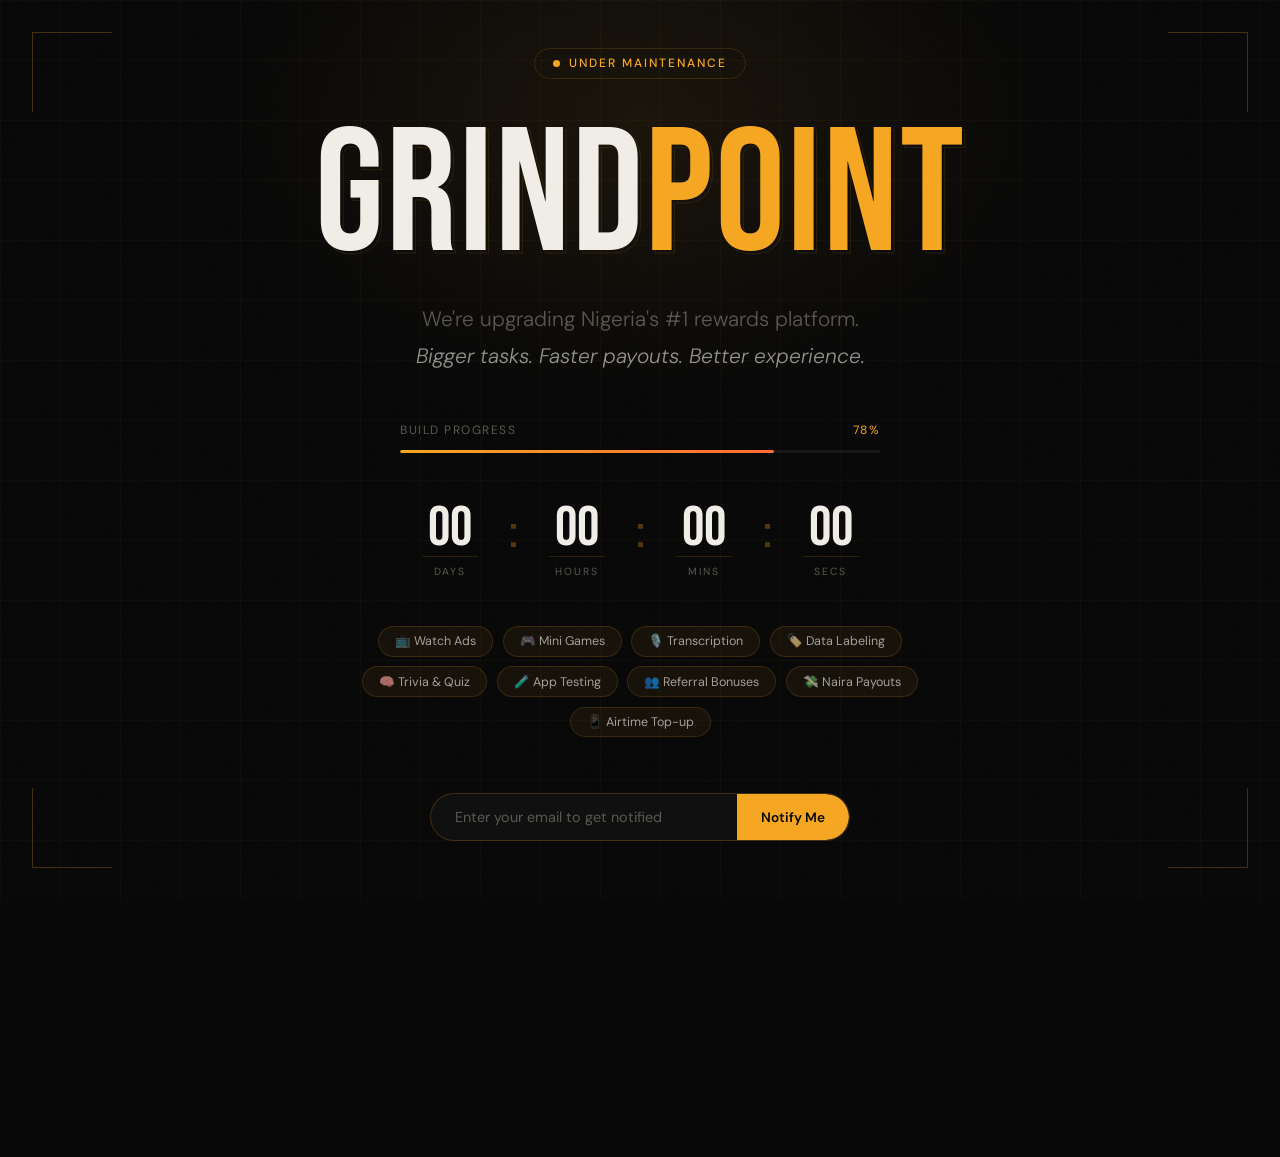
<file: index.html>
<!DOCTYPE html>
<html lang="en">
<head>
  <meta charset="UTF-8"/>
  <meta name="viewport" content="width=device-width, initial-scale=1.0"/>
  <title>Grindpoint — Coming Soon</title>
  <meta name="description" content="Grindpoint is getting an upgrade. Nigeria's #1 rewards platform is coming back bigger and better."/>
  <link rel="preconnect" href="https://fonts.googleapis.com"/>
  <link href="https://fonts.googleapis.com/css2?family=Bebas+Neue&family=DM+Sans:ital,wght@0,300;0,400;0,500;1,300&display=swap" rel="stylesheet"/>
  <style>
    *, *::before, *::after { box-sizing: border-box; margin: 0; padding: 0; }

    :root {
      --black: #080808;
      --gold: #f5a623;
      --gold2: #ff6b35;
      --white: #f0ede6;
      --muted: #5a5850;
      --border: rgba(245,166,35,0.15);
    }

    html, body {
      height: 100%;
      background: var(--black);
      color: var(--white);
      font-family: 'DM Sans', sans-serif;
      overflow-x: hidden;
    }

    /* ── Noise texture overlay ── */
    body::before {
      content: '';
      position: fixed;
      inset: 0;
      background-image: url("data:image/svg+xml,%3Csvg viewBox='0 0 256 256' xmlns='http://www.w3.org/2000/svg'%3E%3Cfilter id='noise'%3E%3CfeTurbulence type='fractalNoise' baseFrequency='0.9' numOctaves='4' stitchTiles='stitch'/%3E%3C/filter%3E%3Crect width='100%25' height='100%25' filter='url(%23noise)' opacity='0.04'/%3E%3C/svg%3E");
      pointer-events: none;
      z-index: 1;
      opacity: 0.4;
    }

    /* ── Grid lines ── */
    body::after {
      content: '';
      position: fixed;
      inset: 0;
      background-image:
        linear-gradient(rgba(245,166,35,0.03) 1px, transparent 1px),
        linear-gradient(90deg, rgba(245,166,35,0.03) 1px, transparent 1px);
      background-size: 60px 60px;
      pointer-events: none;
      z-index: 0;
    }

    /* ── Radial glow ── */
    .glow {
      position: fixed;
      top: -20%;
      left: 50%;
      transform: translateX(-50%);
      width: 900px;
      height: 600px;
      background: radial-gradient(ellipse at center, rgba(245,166,35,0.08) 0%, transparent 65%);
      pointer-events: none;
      z-index: 0;
      animation: glowPulse 6s ease-in-out infinite;
    }

    @keyframes glowPulse {
      0%, 100% { opacity: 0.6; transform: translateX(-50%) scale(1); }
      50% { opacity: 1; transform: translateX(-50%) scale(1.1); }
    }

    /* ── Main layout ── */
    .page {
      position: relative;
      z-index: 2;
      min-height: 100vh;
      display: flex;
      flex-direction: column;
      align-items: center;
      justify-content: center;
      padding: 3rem 5%;
      text-align: center;
    }

    /* ── Status badge ── */
    .status-badge {
      display: inline-flex;
      align-items: center;
      gap: 0.6rem;
      border: 1px solid var(--border);
      border-radius: 50px;
      padding: 0.4rem 1.1rem;
      font-size: 0.75rem;
      font-weight: 500;
      letter-spacing: 2px;
      text-transform: uppercase;
      color: var(--gold);
      margin-bottom: 2.5rem;
      animation: fadeDown 0.8s ease both;
    }

    .status-dot {
      width: 7px;
      height: 7px;
      background: var(--gold);
      border-radius: 50%;
      animation: blink 1.5s ease infinite;
    }

    @keyframes blink {
      0%, 100% { opacity: 1; }
      50% { opacity: 0.2; }
    }

    /* ── Logo ── */
    .logo-wrap {
      margin-bottom: 1.5rem;
      animation: fadeDown 0.8s 0.1s ease both;
    }

    .logo {
      font-family: 'Bebas Neue', sans-serif;
      font-size: clamp(5rem, 15vw, 11rem);
      line-height: 0.9;
      letter-spacing: 2px;
      color: var(--white);
      position: relative;
      display: inline-block;
    }

    .logo .accent { color: var(--gold); }

    .logo::after {
      content: 'GRINDPOINT';
      position: absolute;
      inset: 0;
      color: transparent;
      -webkit-text-stroke: 1px rgba(245,166,35,0.12);
      transform: translate(3px, 3px);
      z-index: -1;
    }

    /* ── Tagline ── */
    .tagline {
      font-size: clamp(1rem, 2.5vw, 1.3rem);
      font-weight: 300;
      color: var(--muted);
      max-width: 520px;
      line-height: 1.75;
      margin-bottom: 3rem;
      animation: fadeDown 0.8s 0.2s ease both;
    }

    .tagline em {
      font-style: italic;
      color: rgba(240,237,230,0.6);
    }

    /* ── Progress bar ── */
    .progress-wrap {
      width: 100%;
      max-width: 480px;
      margin-bottom: 3rem;
      animation: fadeDown 0.8s 0.3s ease both;
    }

    .progress-label {
      display: flex;
      justify-content: space-between;
      font-size: 0.75rem;
      letter-spacing: 1.5px;
      text-transform: uppercase;
      color: var(--muted);
      margin-bottom: 0.75rem;
    }

    .progress-label span:last-child { color: var(--gold); }

    .progress-track {
      height: 3px;
      background: rgba(255,255,255,0.06);
      border-radius: 50px;
      overflow: hidden;
    }

    .progress-fill {
      height: 100%;
      background: linear-gradient(90deg, var(--gold), var(--gold2));
      border-radius: 50px;
      width: 0%;
      animation: fillBar 2.5s 0.8s cubic-bezier(0.25,0.46,0.45,0.94) forwards;
    }

    @keyframes fillBar { to { width: 78%; } }

    /* ── Feature pills ── */
    .features {
      display: flex;
      flex-wrap: wrap;
      gap: 0.6rem;
      justify-content: center;
      max-width: 560px;
      margin-bottom: 3.5rem;
      animation: fadeDown 0.8s 0.4s ease both;
    }

    .pill {
      background: rgba(245,166,35,0.06);
      border: 1px solid rgba(245,166,35,0.15);
      border-radius: 50px;
      padding: 0.4rem 1rem;
      font-size: 0.78rem;
      color: rgba(240,237,230,0.65);
      display: flex;
      align-items: center;
      gap: 0.4rem;
    }

    /* ── Notify form ── */
    .notify-form {
      display: flex;
      gap: 0;
      max-width: 420px;
      width: 100%;
      margin-bottom: 4rem;
      animation: fadeDown 0.8s 0.5s ease both;
      border: 1px solid rgba(245,166,35,0.2);
      border-radius: 50px;
      overflow: hidden;
      background: rgba(255,255,255,0.03);
      backdrop-filter: blur(10px);
    }

    .notify-form input {
      flex: 1;
      background: transparent;
      border: none;
      outline: none;
      padding: 0.85rem 1.5rem;
      font-family: 'DM Sans', sans-serif;
      font-size: 0.9rem;
      color: var(--white);
    }

    .notify-form input::placeholder { color: var(--muted); }

    .notify-form button {
      background: var(--gold);
      color: #080808;
      border: none;
      padding: 0.85rem 1.5rem;
      font-family: 'DM Sans', sans-serif;
      font-size: 0.85rem;
      font-weight: 600;
      cursor: pointer;
      border-radius: 0 50px 50px 0;
      transition: opacity 0.2s;
      white-space: nowrap;
    }

    .notify-form button:hover { opacity: 0.88; }

    .notify-success {
      display: none;
      font-size: 0.85rem;
      color: var(--gold);
      margin-top: -3rem;
      margin-bottom: 4rem;
      animation: fadeDown 0.4s ease both;
    }

    /* ── Stats ── */
    .stats {
      display: flex;
      gap: 3rem;
      flex-wrap: wrap;
      justify-content: center;
      margin-bottom: 4rem;
      animation: fadeDown 0.8s 0.55s ease both;
    }

    .stat {
      text-align: center;
    }

    .stat-num {
      font-family: 'Bebas Neue', sans-serif;
      font-size: 2.8rem;
      letter-spacing: 1px;
      color: var(--gold);
      line-height: 1;
    }

    .stat-lbl {
      font-size: 0.72rem;
      letter-spacing: 1.5px;
      text-transform: uppercase;
      color: var(--muted);
      margin-top: 0.3rem;
    }

    /* ── Divider ── */
    .divider {
      width: 100%;
      max-width: 480px;
      height: 1px;
      background: linear-gradient(90deg, transparent, var(--border), transparent);
      margin-bottom: 2.5rem;
    }

    /* ── Social ── */
    .socials {
      display: flex;
      gap: 1rem;
      justify-content: center;
      animation: fadeDown 0.8s 0.6s ease both;
    }

    .social-btn {
      display: flex;
      align-items: center;
      gap: 0.5rem;
      border: 1px solid rgba(255,255,255,0.08);
      border-radius: 50px;
      padding: 0.5rem 1.1rem;
      font-size: 0.8rem;
      color: var(--muted);
      text-decoration: none;
      transition: all 0.2s;
    }

    .social-btn:hover {
      border-color: rgba(245,166,35,0.3);
      color: var(--gold);
      background: rgba(245,166,35,0.05);
    }

    /* ── Footer ── */
    .footer {
      position: absolute;
      bottom: 2rem;
      left: 50%;
      transform: translateX(-50%);
      font-size: 0.72rem;
      color: var(--muted);
      letter-spacing: 0.5px;
      white-space: nowrap;
    }

    /* ── Countdown ── */
    .countdown {
      display: flex;
      gap: 1.5rem;
      justify-content: center;
      margin-bottom: 3rem;
      animation: fadeDown 0.8s 0.35s ease both;
    }

    .countdown-unit { text-align: center; }

    .countdown-num {
      font-family: 'Bebas Neue', sans-serif;
      font-size: 3.5rem;
      line-height: 1;
      color: var(--white);
      display: block;
      min-width: 70px;
      position: relative;
    }

    .countdown-num::after {
      content: '';
      position: absolute;
      bottom: 0;
      left: 10%;
      width: 80%;
      height: 1px;
      background: var(--border);
    }

    .countdown-lbl {
      font-size: 0.65rem;
      letter-spacing: 2px;
      text-transform: uppercase;
      color: var(--muted);
      margin-top: 0.5rem;
      display: block;
    }

    .countdown-sep {
      font-family: 'Bebas Neue', sans-serif;
      font-size: 3rem;
      color: var(--gold);
      opacity: 0.3;
      align-self: flex-start;
      margin-top: 0.2rem;
    }

    /* ── Animations ── */
    @keyframes fadeDown {
      from { opacity: 0; transform: translateY(-16px); }
      to { opacity: 1; transform: translateY(0); }
    }

    /* ── Corner decorations ── */
    .corner {
      position: fixed;
      width: 80px;
      height: 80px;
      z-index: 2;
      opacity: 0.25;
    }

    .corner-tl { top: 2rem; left: 2rem; border-top: 1px solid var(--gold); border-left: 1px solid var(--gold); }
    .corner-tr { top: 2rem; right: 2rem; border-top: 1px solid var(--gold); border-right: 1px solid var(--gold); }
    .corner-bl { bottom: 2rem; left: 2rem; border-bottom: 1px solid var(--gold); border-left: 1px solid var(--gold); }
    .corner-br { bottom: 2rem; right: 2rem; border-bottom: 1px solid var(--gold); border-right: 1px solid var(--gold); }

    /* ── Responsive ── */
    @media (max-width: 600px) {
      .stats { gap: 2rem; }
      .countdown { gap: 0.75rem; }
      .countdown-num { font-size: 2.5rem; min-width: 52px; }
      .corner { width: 40px; height: 40px; }
    }
  </style>
</head>
<body>

<!-- Decorative corners -->
<div class="corner corner-tl"></div>
<div class="corner corner-tr"></div>
<div class="corner corner-bl"></div>
<div class="corner corner-br"></div>

<!-- Glow -->
<div class="glow"></div>

<div class="page">

  <!-- Status badge -->
  <div class="status-badge">
    <span class="status-dot"></span>
    Under Maintenance
  </div>

  <!-- Logo -->
  <div class="logo-wrap">
    <div class="logo">Grind<span class="accent">point</span></div>
  </div>

  <!-- Tagline -->
  <p class="tagline">
    We're upgrading Nigeria's #1 rewards platform.<br/>
    <em>Bigger tasks. Faster payouts. Better experience.</em>
  </p>

  <!-- Progress bar -->
  <div class="progress-wrap">
    <div class="progress-label">
      <span>Build Progress</span>
      <span>78%</span>
    </div>
    <div class="progress-track">
      <div class="progress-fill"></div>
    </div>
  </div>

  <!-- Countdown -->
  <div class="countdown">
    <div class="countdown-unit">
      <span class="countdown-num" id="cd-days">00</span>
      <span class="countdown-lbl">Days</span>
    </div>
    <span class="countdown-sep">:</span>
    <div class="countdown-unit">
      <span class="countdown-num" id="cd-hours">00</span>
      <span class="countdown-lbl">Hours</span>
    </div>
    <span class="countdown-sep">:</span>
    <div class="countdown-unit">
      <span class="countdown-num" id="cd-mins">00</span>
      <span class="countdown-lbl">Mins</span>
    </div>
    <span class="countdown-sep">:</span>
    <div class="countdown-unit">
      <span class="countdown-num" id="cd-secs">00</span>
      <span class="countdown-lbl">Secs</span>
    </div>
  </div>

  <!-- Features coming -->
  <div class="features">
    <div class="pill">📺 Watch Ads</div>
    <div class="pill">🎮 Mini Games</div>
    <div class="pill">🎙️ Transcription</div>
    <div class="pill">🏷️ Data Labeling</div>
    <div class="pill">🧠 Trivia & Quiz</div>
    <div class="pill">🧪 App Testing</div>
    <div class="pill">👥 Referral Bonuses</div>
    <div class="pill">💸 Naira Payouts</div>
    <div class="pill">📱 Airtime Top-up</div>
  </div>

  <!-- Notify form -->
  <div class="notify-form" id="notify-form">
    <input type="email" id="notify-email" placeholder="Enter your email to get notified"/>
    <button onclick="notifyMe()">Notify Me</button>
  </div>
  <div class="notify-success" id="notify-success">
    ✅ You're on the list! We'll notify you the moment we launch.
  </div>

  <!-- Stats -->
  <div class="stats">
    <div class="stat">
      <div class="stat-num">50K+</div>
      <div class="stat-lbl">Waitlist users</div>
    </div>
    <div class="stat">
      <div class="stat-num">₦12M+</div>
      <div class="stat-lbl">Paid out so far</div>
    </div>
    <div class="stat">
      <div class="stat-num">9</div>
      <div class="stat-lbl">Ways to earn</div>
    </div>
  </div>

  <div class="divider"></div>

  <!-- Socials -->
  <div class="socials">
    <a href="https://twitter.com/grindpointng" target="_blank" class="social-btn">
      🐦 Twitter/X
    </a>
    <a href="https://wa.me/2349034192652" target="_blank" class="social-btn">
      📱 WhatsApp
    </a>
    <a href="https://t.me/grindpointng" target="_blank" class="social-btn">
      ✈️ Telegram
    </a>
  </div>

  <div class="footer">© 2025 Grindpoint · grindpoint.com.ng</div>
</div>

<script>
  // ── Countdown to launch date ──────────────────────
  // Change this to your actual launch date
  const LAUNCH_DATE = new Date('2025-09-09T00:00:00')

  function updateCountdown() {
    const now = new Date()
    const diff = LAUNCH_DATE - now

    if (diff <= 0) {
      document.getElementById('cd-days').textContent = '00'
      document.getElementById('cd-hours').textContent = '00'
      document.getElementById('cd-mins').textContent = '00'
      document.getElementById('cd-secs').textContent = '00'
      return
    }

    const days = Math.floor(diff / (1000 * 60 * 60 * 24))
    const hours = Math.floor((diff % (1000 * 60 * 60 * 24)) / (1000 * 60 * 60))
    const mins = Math.floor((diff % (1000 * 60 * 60)) / (1000 * 60))
    const secs = Math.floor((diff % (1000 * 60)) / 1000)

    document.getElementById('cd-days').textContent = String(days).padStart(2, '0')
    document.getElementById('cd-hours').textContent = String(hours).padStart(2, '0')
    document.getElementById('cd-mins').textContent = String(mins).padStart(2, '0')
    document.getElementById('cd-secs').textContent = String(secs).padStart(2, '0')
  }

  updateCountdown()
  setInterval(updateCountdown, 1000)

  // ── Notify form ───────────────────────────────────
  window.notifyMe = function() {
    const email = document.getElementById('notify-email').value.trim()
    if (!email || !email.includes('@')) {
      document.getElementById('notify-email').style.borderRight = '2px solid #ef4444'
      return
    }
    document.getElementById('notify-form').style.display = 'none'
    document.getElementById('notify-success').style.display = 'block'
  }

  document.getElementById('notify-email').addEventListener('keydown', e => {
    if (e.key === 'Enter') notifyMe()
  })
</script>
</body>
</html>
</file>
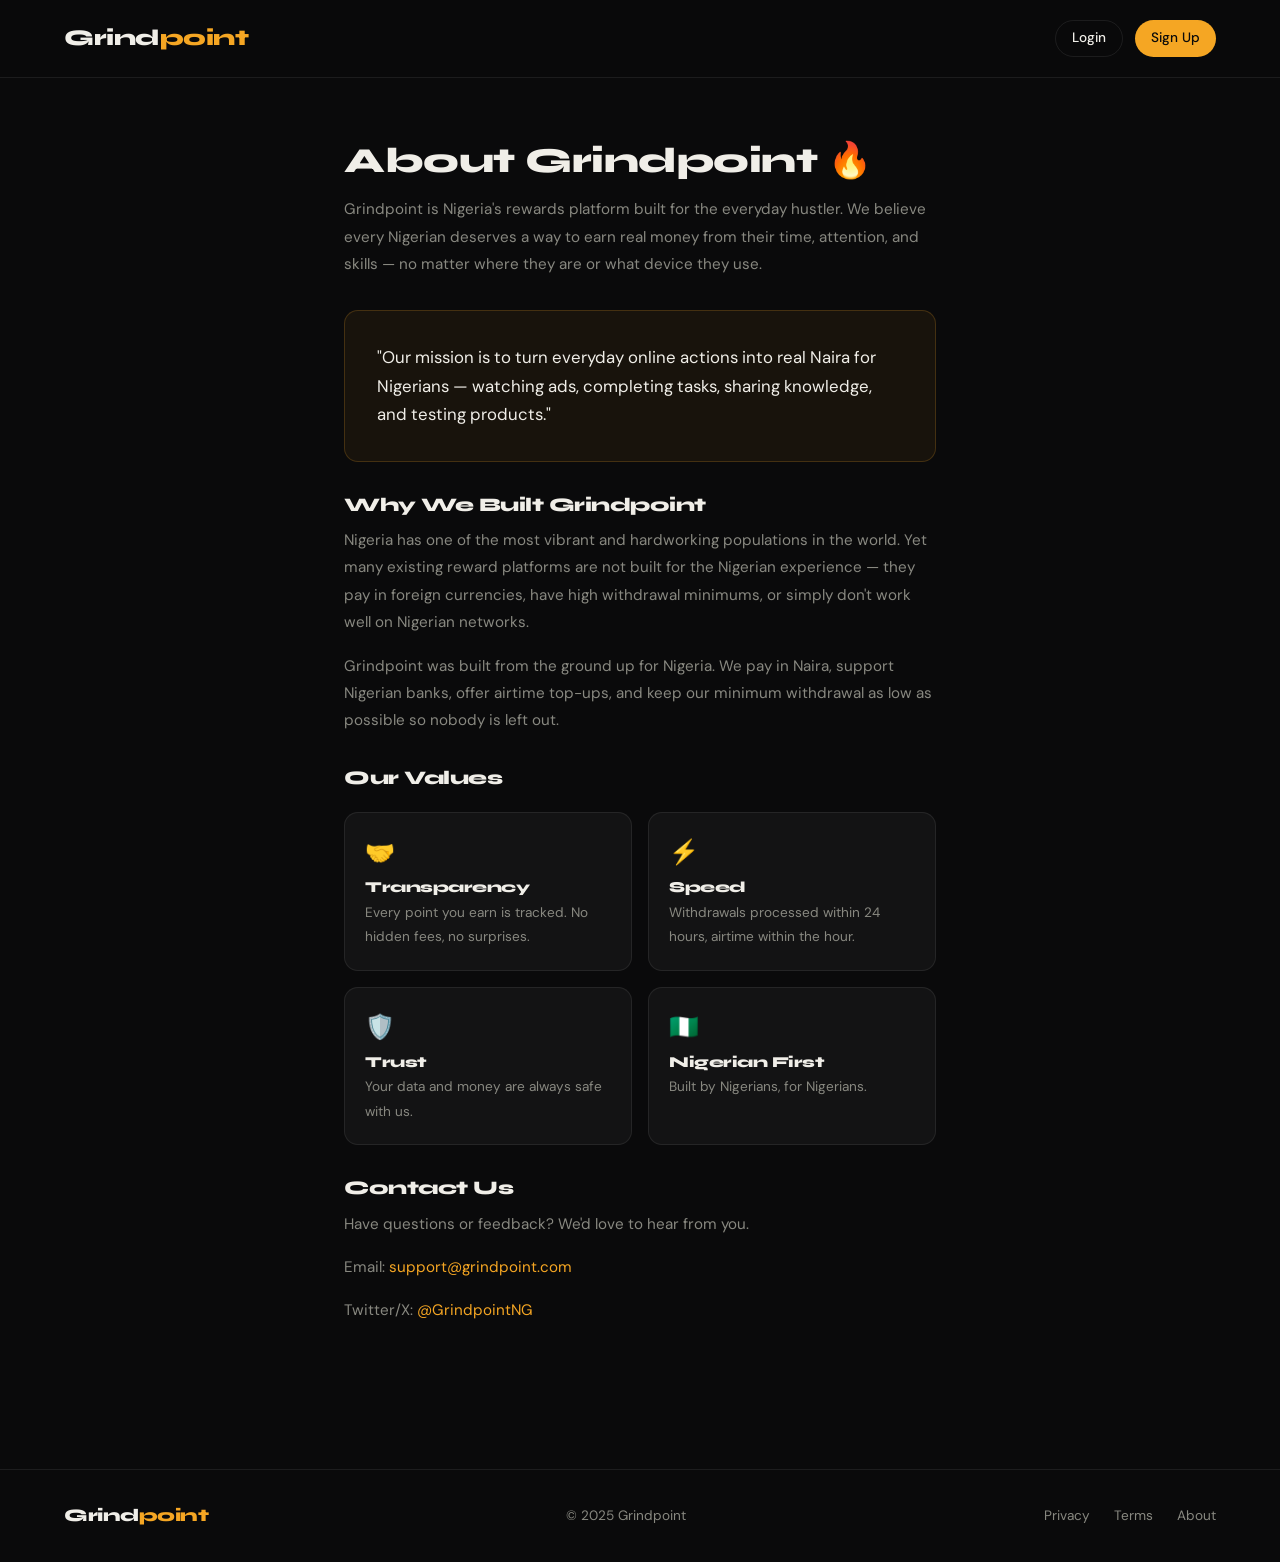
<file: about.html>
<!DOCTYPE html>
<html lang="en">
<head>
  <meta charset="UTF-8"/>
  <meta name="viewport" content="width=device-width, initial-scale=1.0"/>
  <title>About — Grindpoint</title>
  <script async src="https://pagead2.googlesyndication.com/pagead/js/adsbygoogle.js?client=ca-pub-2584816616413650"
     crossorigin="anonymous"></script>
  <link rel="preconnect" href="https://fonts.googleapis.com"/>
  <link href="https://fonts.googleapis.com/css2?family=Syne:wght@400;700;800&family=DM+Sans:wght@300;400;500&display=swap" rel="stylesheet"/>
  <link rel="stylesheet" href="css/style.css"/>
  <style>
    .prose { max-width:720px; margin:0 auto; padding:4rem 5%; }
    .prose h1 { font-size:2.2rem; margin-bottom:1rem; }
    .prose h2 { font-size:1.2rem; margin:2rem 0 0.75rem; color:var(--text); }
    .prose p { color:var(--muted); font-size:0.95rem; line-height:1.8; margin-bottom:1rem; }
    .mission-box { background:rgba(245,166,35,0.06); border:1px solid rgba(245,166,35,0.2); border-radius:var(--radius); padding:2rem; margin:2rem 0; }
    .mission-box p { color:var(--text); font-size:1.05rem; line-height:1.7; margin:0; }
    .values-grid { display:grid; grid-template-columns:repeat(auto-fit,minmax(200px,1fr)); gap:1rem; margin-top:1.5rem; }
    .value-card { background:var(--card); border:1px solid var(--border); border-radius:var(--radius); padding:1.25rem; }
    .value-card .icon { font-size:1.5rem; margin-bottom:0.5rem; }
    .value-card h4 { font-family:'Syne',sans-serif; font-size:0.95rem; margin-bottom:0.3rem; color:var(--text); }
    .value-card p { font-size:0.85rem; margin:0; }
  </style>
</head>
<body>
<nav>
  <a href="index.html" class="logo">Grind<span>point</span></a>
  <div style="display:flex;gap:0.75rem;">
    <a href="login.html" class="btn btn-ghost btn-sm">Login</a>
    <a href="register.html" class="btn btn-primary btn-sm">Sign Up</a>
  </div>
</nav>

<div class="prose">
  <h1>About Grindpoint 🔥</h1>
  <p>Grindpoint is Nigeria's rewards platform built for the everyday hustler. We believe every Nigerian deserves a way to earn real money from their time, attention, and skills — no matter where they are or what device they use.</p>

  <div class="mission-box">
    <p>"Our mission is to turn everyday online actions into real Naira for Nigerians — watching ads, completing tasks, sharing knowledge, and testing products."</p>
  </div>

  <h2>Why We Built Grindpoint</h2>
  <p>Nigeria has one of the most vibrant and hardworking populations in the world. Yet many existing reward platforms are not built for the Nigerian experience — they pay in foreign currencies, have high withdrawal minimums, or simply don't work well on Nigerian networks.</p>
  <p>Grindpoint was built from the ground up for Nigeria. We pay in Naira, support Nigerian banks, offer airtime top-ups, and keep our minimum withdrawal as low as possible so nobody is left out.</p>

  <h2>Our Values</h2>
  <div class="values-grid">
    <div class="value-card"><div class="icon">🤝</div><h4>Transparency</h4><p>Every point you earn is tracked. No hidden fees, no surprises.</p></div>
    <div class="value-card"><div class="icon">⚡</div><h4>Speed</h4><p>Withdrawals processed within 24 hours, airtime within the hour.</p></div>
    <div class="value-card"><div class="icon">🛡️</div><h4>Trust</h4><p>Your data and money are always safe with us.</p></div>
    <div class="value-card"><div class="icon">🇳🇬</div><h4>Nigerian First</h4><p>Built by Nigerians, for Nigerians.</p></div>
  </div>

  <h2>Contact Us</h2>
  <p>Have questions or feedback? We'd love to hear from you.</p>
  <p>Email: <a href="mailto:support@grindpoint.com">support@grindpoint.com</a></p>
  <p>Twitter/X: <a href="https://twitter.com/grindpointng" target="_blank">@GrindpointNG</a></p>
</div>

<footer>
  <a href="index.html" class="logo" style="font-size:1.1rem;">Grind<span>point</span></a>
  <p style="font-size:0.85rem;">© 2025 Grindpoint</p>
  <div class="footer-links"><a href="privacy.html">Privacy</a><a href="terms.html">Terms</a><a href="about.html">About</a></div>
</footer>
</body>
</html>
</file>
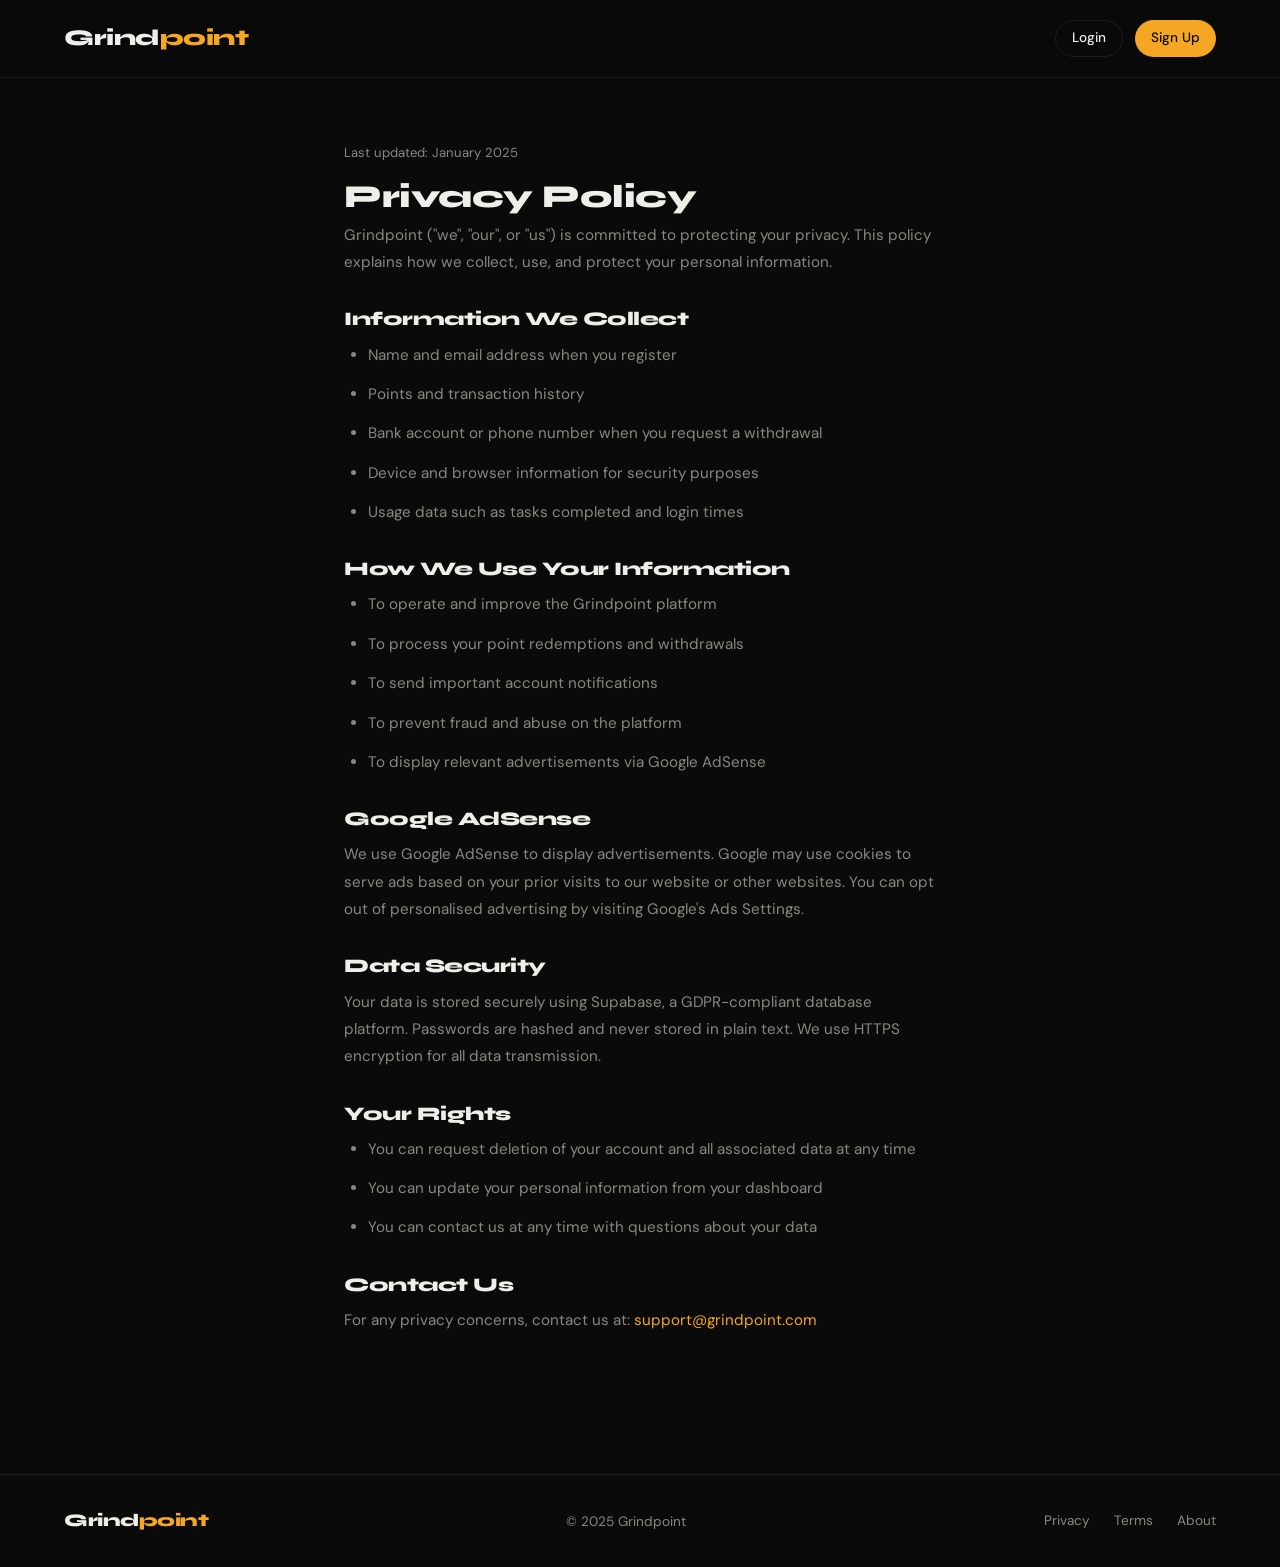
<file: privacy.html>
<!DOCTYPE html>
<html lang="en">
<head>
  <meta charset="UTF-8"/>
  <meta name="viewport" content="width=device-width, initial-scale=1.0"/>
  <title>Privacy Policy — Grindpoint</title>
  <script async src="https://pagead2.googlesyndication.com/pagead/js/adsbygoogle.js?client=ca-pub-2584816616413650"
     crossorigin="anonymous"></script>
  <link rel="preconnect" href="https://fonts.googleapis.com"/>
  <link href="https://fonts.googleapis.com/css2?family=Syne:wght@400;700;800&family=DM+Sans:wght@300;400;500&display=swap" rel="stylesheet"/>
  <link rel="stylesheet" href="css/style.css"/>
  <style>
    .prose { max-width:720px; margin:0 auto; padding:4rem 5%; }
    .prose h1 { font-size:2rem; margin-bottom:0.5rem; }
    .prose h2 { font-size:1.2rem; margin:2rem 0 0.75rem; color:var(--text); }
    .prose p, .prose li { color:var(--muted); font-size:0.95rem; line-height:1.8; margin-bottom:0.75rem; }
    .prose ul { padding-left:1.5rem; }
  </style>
</head>
<body>
<nav>
  <a href="index.html" class="logo">Grind<span>point</span></a>
  <div style="display:flex;gap:0.75rem;">
    <a href="login.html" class="btn btn-ghost btn-sm">Login</a>
    <a href="register.html" class="btn btn-primary btn-sm">Sign Up</a>
  </div>
</nav>

<div class="prose">
  <div style="font-size:0.82rem;color:var(--muted);margin-bottom:1rem;">Last updated: January 2025</div>
  <h1>Privacy Policy</h1>
  <p>Grindpoint ("we", "our", or "us") is committed to protecting your privacy. This policy explains how we collect, use, and protect your personal information.</p>

  <h2>Information We Collect</h2>
  <ul>
    <li>Name and email address when you register</li>
    <li>Points and transaction history</li>
    <li>Bank account or phone number when you request a withdrawal</li>
    <li>Device and browser information for security purposes</li>
    <li>Usage data such as tasks completed and login times</li>
  </ul>

  <h2>How We Use Your Information</h2>
  <ul>
    <li>To operate and improve the Grindpoint platform</li>
    <li>To process your point redemptions and withdrawals</li>
    <li>To send important account notifications</li>
    <li>To prevent fraud and abuse on the platform</li>
    <li>To display relevant advertisements via Google AdSense</li>
  </ul>

  <h2>Google AdSense</h2>
  <p>We use Google AdSense to display advertisements. Google may use cookies to serve ads based on your prior visits to our website or other websites. You can opt out of personalised advertising by visiting Google's Ads Settings.</p>

  <h2>Data Security</h2>
  <p>Your data is stored securely using Supabase, a GDPR-compliant database platform. Passwords are hashed and never stored in plain text. We use HTTPS encryption for all data transmission.</p>

  <h2>Your Rights</h2>
  <ul>
    <li>You can request deletion of your account and all associated data at any time</li>
    <li>You can update your personal information from your dashboard</li>
    <li>You can contact us at any time with questions about your data</li>
  </ul>

  <h2>Contact Us</h2>
  <p>For any privacy concerns, contact us at: <a href="mailto:support@grindpoint.com">support@grindpoint.com</a></p>
</div>

<footer>
  <a href="index.html" class="logo" style="font-size:1.1rem;">Grind<span>point</span></a>
  <p style="font-size:0.85rem;">© 2025 Grindpoint</p>
  <div class="footer-links"><a href="privacy.html">Privacy</a><a href="terms.html">Terms</a><a href="about.html">About</a></div>
</footer>
</body>
</html>
</file>
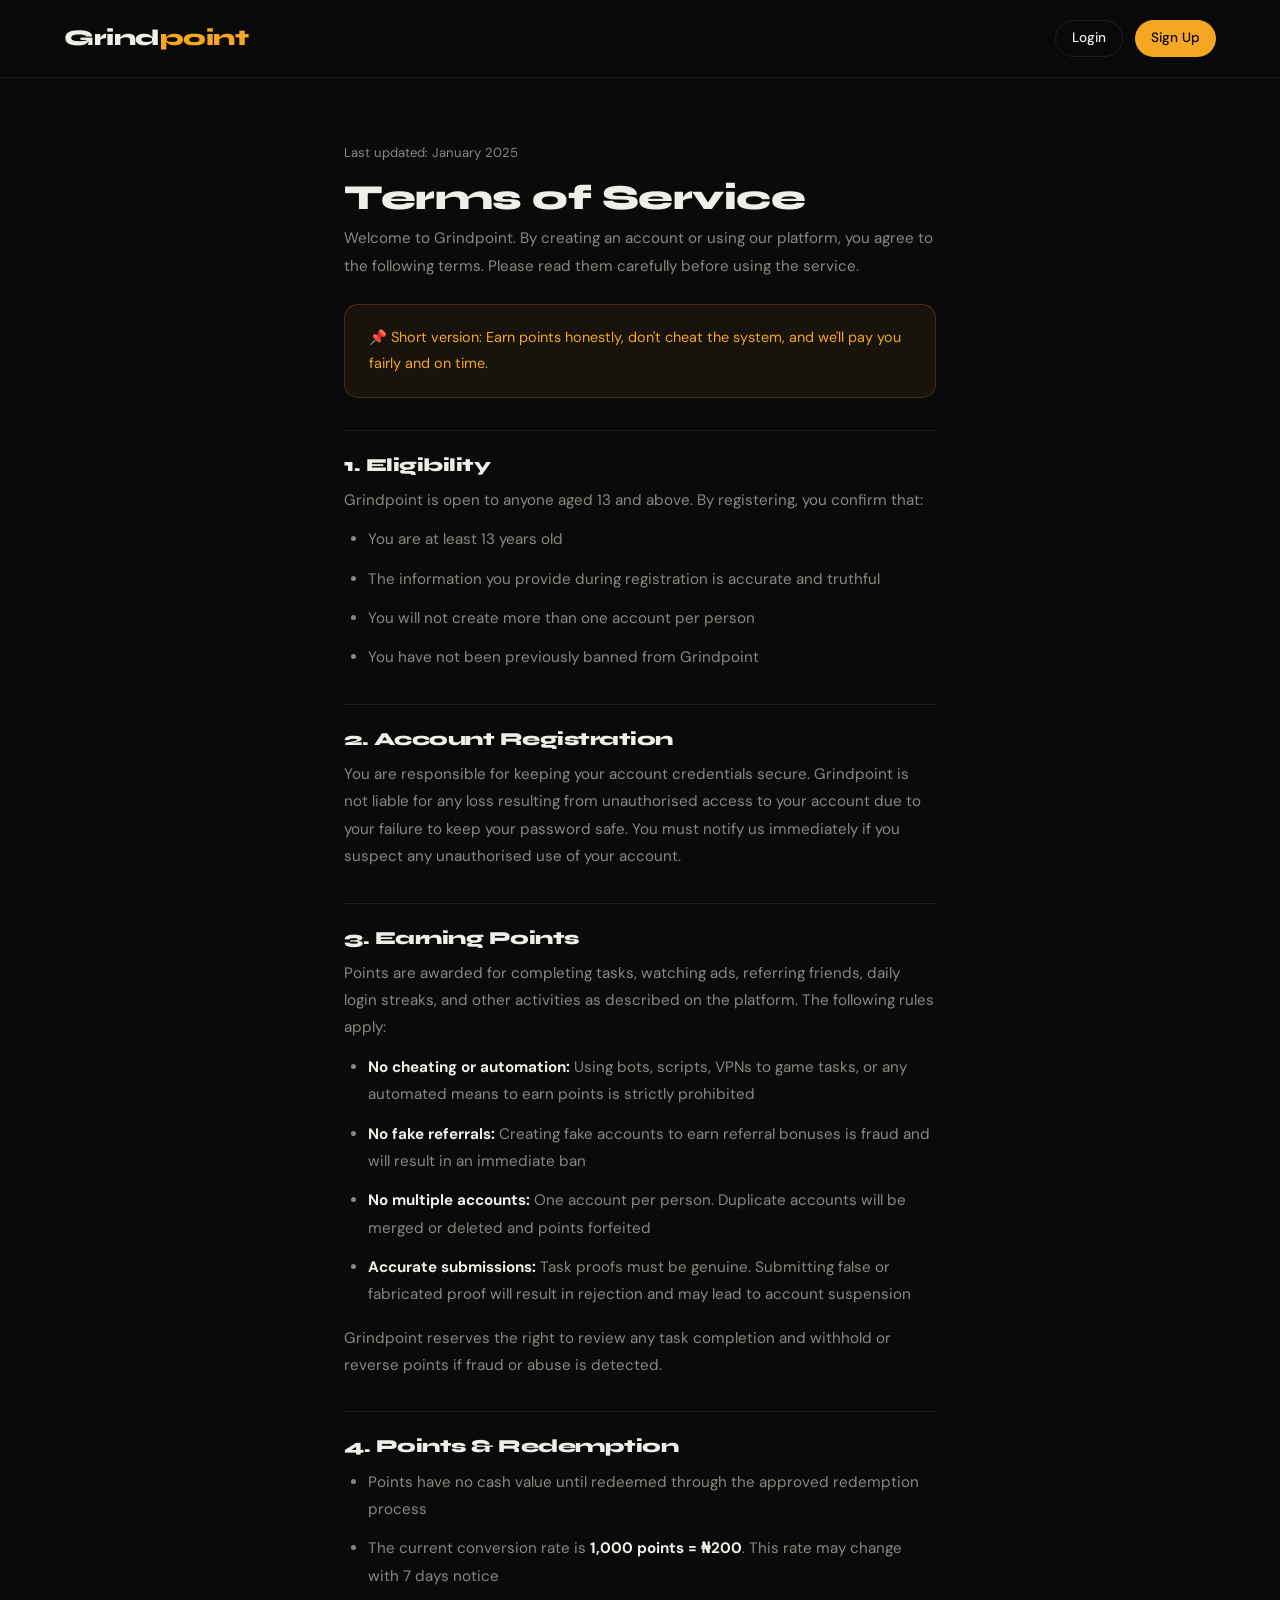
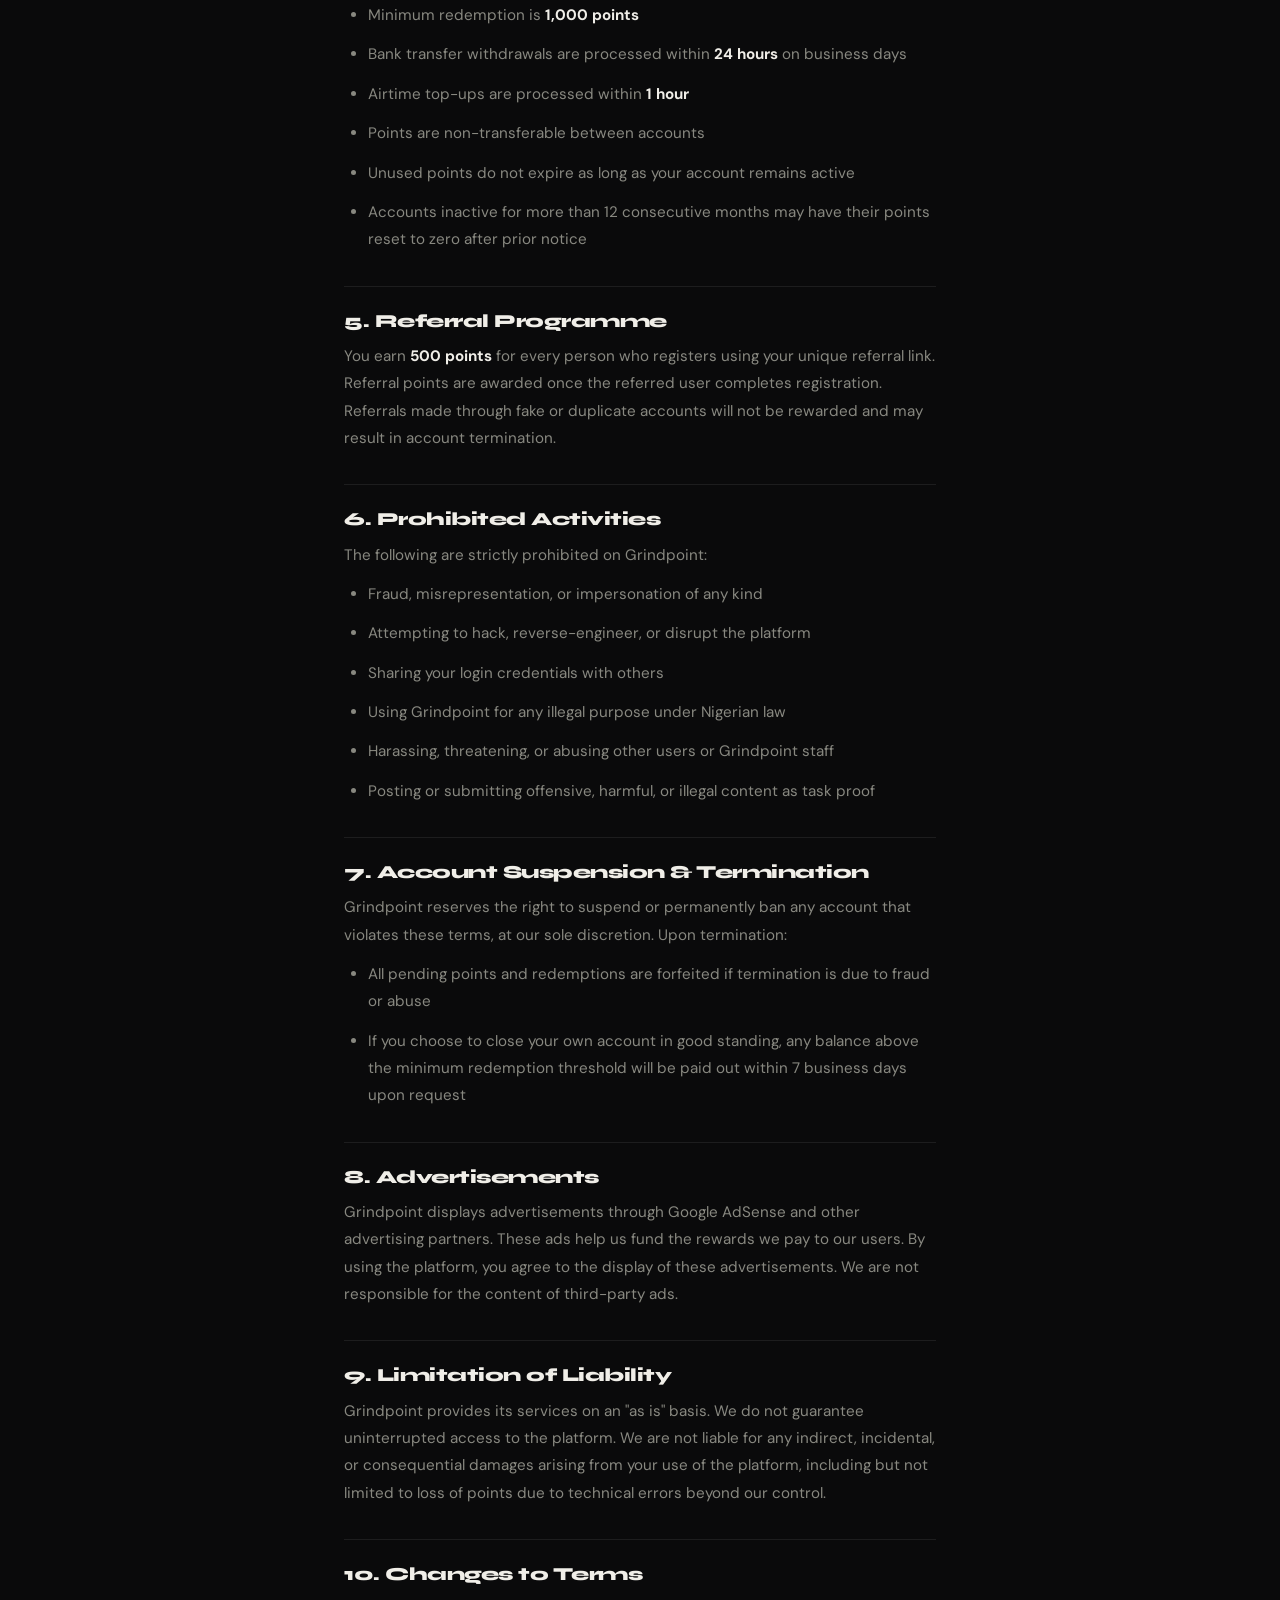
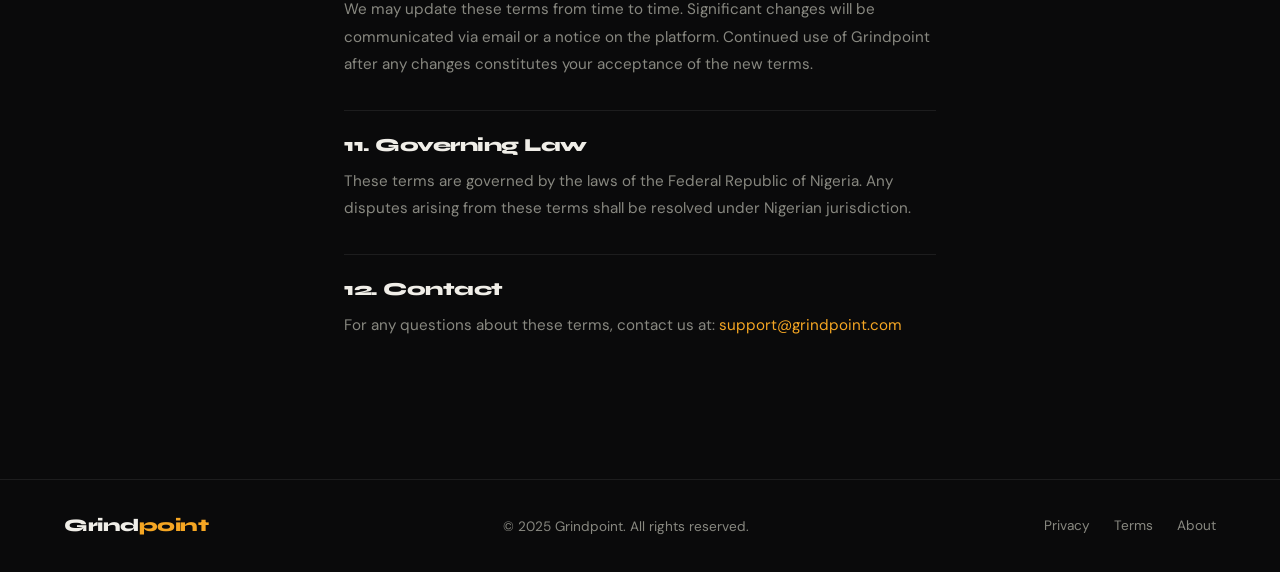
<file: terms.html>
<!DOCTYPE html>
<html lang="en">
<head>
  <meta charset="UTF-8"/>
  <meta name="viewport" content="width=device-width, initial-scale=1.0"/>
  <title>Terms of Service — Grindpoint</title>
  <script async src="https://pagead2.googlesyndication.com/pagead/js/adsbygoogle.js?client=ca-pub-2584816616413650"
     crossorigin="anonymous"></script>
  <link rel="preconnect" href="https://fonts.googleapis.com"/>
  <link href="https://fonts.googleapis.com/css2?family=Syne:wght@400;700;800&family=DM+Sans:wght@300;400;500&display=swap" rel="stylesheet"/>
  <link rel="stylesheet" href="css/style.css"/>
  <style>
    .prose { max-width: 720px; margin: 0 auto; padding: 4rem 5%; }
    .prose h1 { font-size: 2.2rem; margin-bottom: 0.5rem; }
    .prose h2 { font-size: 1.15rem; margin: 2rem 0 0.75rem; color: var(--text); border-top: 1px solid var(--border); padding-top: 1.5rem; }
    .prose p, .prose li { color: var(--muted); font-size: 0.95rem; line-height: 1.8; margin-bottom: 0.75rem; }
    .prose ul { padding-left: 1.5rem; margin-bottom: 1rem; }
    .prose strong { color: var(--text); }
    .highlight-box { background: rgba(245,166,35,0.06); border: 1px solid rgba(245,166,35,0.2); border-radius: var(--radius); padding: 1.25rem 1.5rem; margin: 1.5rem 0; }
    .highlight-box p { margin: 0; color: var(--accent); font-size: 0.9rem; }
  </style>
</head>
<body>

<nav>
  <a href="index.html" class="logo">Grind<span>point</span></a>
  <div style="display:flex;gap:0.75rem;">
    <a href="login.html" class="btn btn-ghost btn-sm">Login</a>
    <a href="register.html" class="btn btn-primary btn-sm">Sign Up</a>
  </div>
</nav>

<div class="prose">
  <div style="font-size:0.82rem;color:var(--muted);margin-bottom:1rem;">Last updated: January 2025</div>
  <h1>Terms of Service</h1>
  <p>Welcome to Grindpoint. By creating an account or using our platform, you agree to the following terms. Please read them carefully before using the service.</p>

  <div class="highlight-box">
    <p>📌 Short version: Earn points honestly, don't cheat the system, and we'll pay you fairly and on time.</p>
  </div>

  <h2>1. Eligibility</h2>
  <p>Grindpoint is open to anyone aged 13 and above. By registering, you confirm that:</p>
  <ul>
    <li>You are at least 13 years old</li>
    <li>The information you provide during registration is accurate and truthful</li>
    <li>You will not create more than one account per person</li>
    <li>You have not been previously banned from Grindpoint</li>
  </ul>

  <h2>2. Account Registration</h2>
  <p>You are responsible for keeping your account credentials secure. Grindpoint is not liable for any loss resulting from unauthorised access to your account due to your failure to keep your password safe. You must notify us immediately if you suspect any unauthorised use of your account.</p>

  <h2>3. Earning Points</h2>
  <p>Points are awarded for completing tasks, watching ads, referring friends, daily login streaks, and other activities as described on the platform. The following rules apply:</p>
  <ul>
    <li><strong>No cheating or automation:</strong> Using bots, scripts, VPNs to game tasks, or any automated means to earn points is strictly prohibited</li>
    <li><strong>No fake referrals:</strong> Creating fake accounts to earn referral bonuses is fraud and will result in an immediate ban</li>
    <li><strong>No multiple accounts:</strong> One account per person. Duplicate accounts will be merged or deleted and points forfeited</li>
    <li><strong>Accurate submissions:</strong> Task proofs must be genuine. Submitting false or fabricated proof will result in rejection and may lead to account suspension</li>
  </ul>
  <p>Grindpoint reserves the right to review any task completion and withhold or reverse points if fraud or abuse is detected.</p>

  <h2>4. Points & Redemption</h2>
  <ul>
    <li>Points have no cash value until redeemed through the approved redemption process</li>
    <li>The current conversion rate is <strong>1,000 points = ₦200</strong>. This rate may change with 7 days notice</li>
    <li>Minimum redemption is <strong>1,000 points</strong></li>
    <li>Bank transfer withdrawals are processed within <strong>24 hours</strong> on business days</li>
    <li>Airtime top-ups are processed within <strong>1 hour</strong></li>
    <li>Points are non-transferable between accounts</li>
    <li>Unused points do not expire as long as your account remains active</li>
    <li>Accounts inactive for more than 12 consecutive months may have their points reset to zero after prior notice</li>
  </ul>

  <h2>5. Referral Programme</h2>
  <p>You earn <strong>500 points</strong> for every person who registers using your unique referral link. Referral points are awarded once the referred user completes registration. Referrals made through fake or duplicate accounts will not be rewarded and may result in account termination.</p>

  <h2>6. Prohibited Activities</h2>
  <p>The following are strictly prohibited on Grindpoint:</p>
  <ul>
    <li>Fraud, misrepresentation, or impersonation of any kind</li>
    <li>Attempting to hack, reverse-engineer, or disrupt the platform</li>
    <li>Sharing your login credentials with others</li>
    <li>Using Grindpoint for any illegal purpose under Nigerian law</li>
    <li>Harassing, threatening, or abusing other users or Grindpoint staff</li>
    <li>Posting or submitting offensive, harmful, or illegal content as task proof</li>
  </ul>

  <h2>7. Account Suspension & Termination</h2>
  <p>Grindpoint reserves the right to suspend or permanently ban any account that violates these terms, at our sole discretion. Upon termination:</p>
  <ul>
    <li>All pending points and redemptions are forfeited if termination is due to fraud or abuse</li>
    <li>If you choose to close your own account in good standing, any balance above the minimum redemption threshold will be paid out within 7 business days upon request</li>
  </ul>

  <h2>8. Advertisements</h2>
  <p>Grindpoint displays advertisements through Google AdSense and other advertising partners. These ads help us fund the rewards we pay to our users. By using the platform, you agree to the display of these advertisements. We are not responsible for the content of third-party ads.</p>

  <h2>9. Limitation of Liability</h2>
  <p>Grindpoint provides its services on an "as is" basis. We do not guarantee uninterrupted access to the platform. We are not liable for any indirect, incidental, or consequential damages arising from your use of the platform, including but not limited to loss of points due to technical errors beyond our control.</p>

  <h2>10. Changes to Terms</h2>
  <p>We may update these terms from time to time. Significant changes will be communicated via email or a notice on the platform. Continued use of Grindpoint after any changes constitutes your acceptance of the new terms.</p>

  <h2>11. Governing Law</h2>
  <p>These terms are governed by the laws of the Federal Republic of Nigeria. Any disputes arising from these terms shall be resolved under Nigerian jurisdiction.</p>

  <h2>12. Contact</h2>
  <p>For any questions about these terms, contact us at: <a href="mailto:support@grindpoint.com">support@grindpoint.com</a></p>
</div>

<footer>
  <a href="index.html" class="logo" style="font-size:1.1rem;">Grind<span>point</span></a>
  <p style="font-size:0.85rem;">© 2025 Grindpoint. All rights reserved.</p>
  <div class="footer-links">
    <a href="privacy.html">Privacy</a>
    <a href="terms.html">Terms</a>
    <a href="about.html">About</a>
  </div>
</footer>

<script>(adsbygoogle = window.adsbygoogle || []).push({});</script>
</body>
</html>
</file>
<file: css/style.css>
/* =============================================
   GRINDPOINT — Global Stylesheet
   Dark mode, Nigerian hustle energy
   ============================================= */

*, *::before, *::after { box-sizing: border-box; margin: 0; padding: 0; }

:root {
  --bg:       #0a0a0b;
  --bg2:      #111114;
  --bg3:      #18181d;
  --bg4:      #1f1f26;
  --accent:   #f5a623;
  --accent2:  #ff6b35;
  --success:  #22c55e;
  --danger:   #ef4444;
  --warning:  #f59e0b;
  --text:     #f0eee8;
  --muted:    #888880;
  --border:   rgba(255,255,255,0.08);
  --card:     rgba(255,255,255,0.04);
  --radius:   14px;
  --radius-sm:8px;
  --shadow:   0 4px 24px rgba(0,0,0,0.4);
}

body {
  background: var(--bg);
  color: var(--text);
  font-family: 'DM Sans', sans-serif;
  font-size: 16px;
  line-height: 1.6;
  min-height: 100vh;
  overflow-x: hidden;
}

/* ── Typography ─────────────────────────────── */
h1,h2,h3,h4,h5 {
  font-family: 'Syne', sans-serif;
  font-weight: 800;
  line-height: 1.1;
  letter-spacing: -0.5px;
}

a { color: var(--accent); text-decoration: none; }
a:hover { opacity: 0.85; }

p { color: var(--muted); line-height: 1.7; }

/* ── Layout ─────────────────────────────────── */
.container { max-width: 1100px; margin: 0 auto; padding: 0 5%; }
.container-sm { max-width: 560px; margin: 0 auto; padding: 0 5%; }

/* ── Navigation ─────────────────────────────── */
nav {
  display: flex;
  align-items: center;
  justify-content: space-between;
  padding: 1.25rem 5%;
  border-bottom: 1px solid var(--border);
  position: sticky;
  top: 0;
  background: rgba(10,10,11,0.92);
  backdrop-filter: blur(12px);
  z-index: 100;
}

.logo {
  font-family: 'Syne', sans-serif;
  font-weight: 800;
  font-size: 1.4rem;
  letter-spacing: -0.5px;
  color: var(--text);
}
.logo span { color: var(--accent); }

.nav-links { display: flex; gap: 2rem; list-style: none; align-items: center; }
.nav-links a { color: var(--muted); font-size: 0.9rem; transition: color 0.2s; }
.nav-links a:hover { color: var(--text); }
.nav-links a.active { color: var(--text); }

.nav-mobile-toggle { display: none; background: none; border: none; color: var(--text); font-size: 1.5rem; cursor: pointer; }

/* ── Buttons ─────────────────────────────────── */
.btn {
  display: inline-flex;
  align-items: center;
  gap: 0.5rem;
  padding: 0.7rem 1.5rem;
  border-radius: 50px;
  font-family: 'DM Sans', sans-serif;
  font-weight: 500;
  font-size: 0.95rem;
  cursor: pointer;
  border: none;
  transition: opacity 0.2s, transform 0.15s;
  text-decoration: none;
}
.btn:hover { opacity: 0.88; transform: translateY(-1px); }
.btn:active { transform: translateY(0); }

.btn-primary { background: var(--accent); color: #0a0a0b; }
.btn-ghost { background: transparent; color: var(--text); border: 1px solid var(--border); }
.btn-ghost:hover { border-color: rgba(255,255,255,0.25); background: var(--card); }
.btn-danger { background: var(--danger); color: #fff; }
.btn-success { background: var(--success); color: #fff; }
.btn-sm { padding: 0.4rem 1rem; font-size: 0.85rem; }
.btn-block { width: 100%; justify-content: center; border-radius: var(--radius); }
.btn:disabled { opacity: 0.5; cursor: not-allowed; transform: none; }

/* ── Cards ───────────────────────────────────── */
.card {
  background: var(--card);
  border: 1px solid var(--border);
  border-radius: var(--radius);
  padding: 1.5rem;
  transition: border-color 0.2s;
}
.card:hover { border-color: rgba(245,166,35,0.25); }
.card-title {
  font-family: 'Syne', sans-serif;
  font-weight: 700;
  font-size: 1rem;
  color: var(--text);
  margin-bottom: 0.4rem;
}

/* ── Forms ───────────────────────────────────── */
.form-group { margin-bottom: 1.25rem; }
.form-label {
  display: block;
  font-size: 0.85rem;
  font-weight: 500;
  color: var(--muted);
  margin-bottom: 0.4rem;
  letter-spacing: 0.3px;
}
.form-input {
  width: 100%;
  background: var(--bg3);
  border: 1px solid var(--border);
  border-radius: var(--radius-sm);
  color: var(--text);
  font-family: 'DM Sans', sans-serif;
  font-size: 0.95rem;
  padding: 0.75rem 1rem;
  outline: none;
  transition: border-color 0.2s;
}
.form-input:focus { border-color: var(--accent); }
.form-input::placeholder { color: var(--muted); }
select.form-input { cursor: pointer; }

/* ── Alerts ──────────────────────────────────── */
.alert {
  padding: 0.85rem 1.1rem;
  border-radius: var(--radius-sm);
  font-size: 0.9rem;
  margin-bottom: 1rem;
  display: none;
}
.alert.show { display: block; }
.alert-error { background: rgba(239,68,68,0.12); border: 1px solid rgba(239,68,68,0.3); color: #fca5a5; }
.alert-success { background: rgba(34,197,94,0.12); border: 1px solid rgba(34,197,94,0.3); color: #86efac; }
.alert-info { background: rgba(245,166,35,0.1); border: 1px solid rgba(245,166,35,0.25); color: var(--accent); }

/* ── Badges ──────────────────────────────────── */
.badge {
  display: inline-flex;
  align-items: center;
  gap: 0.3rem;
  padding: 0.2rem 0.7rem;
  border-radius: 50px;
  font-size: 0.75rem;
  font-weight: 500;
}
.badge-accent { background: rgba(245,166,35,0.12); color: var(--accent); border: 1px solid rgba(245,166,35,0.25); }
.badge-success { background: rgba(34,197,94,0.12); color: var(--success); }
.badge-danger { background: rgba(239,68,68,0.12); color: var(--danger); }
.badge-muted { background: var(--card); color: var(--muted); }

/* ── Points display ──────────────────────────── */
.points-big {
  font-family: 'Syne', sans-serif;
  font-size: 2.8rem;
  font-weight: 800;
  color: var(--accent);
  line-height: 1;
}
.points-label { font-size: 0.82rem; color: var(--muted); margin-top: 0.3rem; }

/* ── Tables ──────────────────────────────────── */
.table-wrap { overflow-x: auto; border-radius: var(--radius); border: 1px solid var(--border); }
table { width: 100%; border-collapse: collapse; font-size: 0.9rem; }
thead { background: var(--bg3); }
thead th { padding: 0.9rem 1rem; text-align: left; font-size: 0.78rem; color: var(--muted); font-weight: 500; letter-spacing: 0.5px; text-transform: uppercase; }
tbody tr { border-top: 1px solid var(--border); transition: background 0.15s; }
tbody tr:hover { background: var(--card); }
tbody td { padding: 0.85rem 1rem; color: var(--text); }

/* ── Section styles ──────────────────────────── */
.section { padding: 4rem 0; }
.section-label { font-size: 0.75rem; font-weight: 500; color: var(--accent); letter-spacing: 2px; text-transform: uppercase; margin-bottom: 0.6rem; }
.section-title { font-size: clamp(1.8rem, 3vw, 2.5rem); margin-bottom: 0.75rem; }
.section-sub { color: var(--muted); max-width: 480px; margin-bottom: 2.5rem; }

/* ── Divider ─────────────────────────────────── */
.divider { border: none; border-top: 1px solid var(--border); margin: 2rem 0; }

/* ── Loader ──────────────────────────────────── */
.spinner {
  width: 20px; height: 20px;
  border: 2px solid rgba(245,166,35,0.3);
  border-top-color: var(--accent);
  border-radius: 50%;
  animation: spin 0.6s linear infinite;
  display: inline-block;
}
@keyframes spin { to { transform: rotate(360deg); } }

.page-loader {
  position: fixed; inset: 0;
  background: var(--bg);
  display: flex; align-items: center; justify-content: center;
  z-index: 999;
  transition: opacity 0.3s;
}
.page-loader.hidden { opacity: 0; pointer-events: none; }

/* ── Toast notifications ─────────────────────── */
#toast-container {
  position: fixed;
  bottom: 2rem; right: 2rem;
  z-index: 9999;
  display: flex;
  flex-direction: column;
  gap: 0.75rem;
}
.toast {
  background: var(--bg3);
  border: 1px solid var(--border);
  border-radius: var(--radius-sm);
  padding: 0.85rem 1.25rem;
  font-size: 0.9rem;
  color: var(--text);
  min-width: 260px;
  animation: slideIn 0.3s ease;
  display: flex;
  align-items: center;
  gap: 0.75rem;
}
.toast.success { border-color: rgba(34,197,94,0.4); }
.toast.error { border-color: rgba(239,68,68,0.4); }
@keyframes slideIn { from { opacity:0; transform: translateX(20px); } to { opacity:1; transform: translateX(0); } }

/* ── Stats grid ──────────────────────────────── */
.stats-row {
  display: grid;
  grid-template-columns: repeat(auto-fit, minmax(160px, 1fr));
  gap: 1rem;
  margin-bottom: 2rem;
}
.stat-card {
  background: var(--card);
  border: 1px solid var(--border);
  border-radius: var(--radius);
  padding: 1.25rem;
}
.stat-num { font-family: 'Syne', sans-serif; font-size: 1.8rem; font-weight: 800; color: var(--accent); }
.stat-lbl { font-size: 0.8rem; color: var(--muted); margin-top: 0.2rem; }

/* ── Auth pages ──────────────────────────────── */
.auth-wrap {
  min-height: 100vh;
  display: flex;
  align-items: center;
  justify-content: center;
  padding: 2rem 5%;
}
.auth-box {
  background: var(--bg2);
  border: 1px solid var(--border);
  border-radius: 20px;
  padding: 2.5rem;
  width: 100%;
  max-width: 440px;
}
.auth-logo { text-align: center; margin-bottom: 2rem; }
.auth-title { font-family: 'Syne', sans-serif; font-size: 1.6rem; font-weight: 800; margin-bottom: 0.4rem; }
.auth-sub { color: var(--muted); font-size: 0.9rem; margin-bottom: 2rem; }

/* ── Dashboard sidebar layout ────────────────── */
.dash-layout {
  display: flex;
  min-height: 100vh;
}
.sidebar {
  width: 240px;
  background: var(--bg2);
  border-right: 1px solid var(--border);
  padding: 1.5rem 0;
  position: fixed;
  top: 0;
  left: 0;
  height: 100vh;
  overflow-y: auto;
  z-index: 50;
  transition: transform 0.3s;
}
.sidebar-logo { padding: 0 1.5rem 1.5rem; border-bottom: 1px solid var(--border); margin-bottom: 1rem; }
.sidebar-nav { list-style: none; }
.sidebar-nav li a {
  display: flex;
  align-items: center;
  gap: 0.75rem;
  padding: 0.75rem 1.5rem;
  color: var(--muted);
  font-size: 0.9rem;
  transition: color 0.2s, background 0.2s;
  border-radius: 0;
}
.sidebar-nav li a:hover { color: var(--text); background: var(--card); }
.sidebar-nav li a.active { color: var(--accent); background: rgba(245,166,35,0.08); border-right: 2px solid var(--accent); }
.sidebar-nav li a .nav-icon { font-size: 1.1rem; width: 20px; text-align: center; }

.dash-main {
  margin-left: 240px;
  flex: 1;
  padding: 2rem;
  max-width: calc(100% - 240px);
}
.dash-header-bar {
  display: flex;
  justify-content: space-between;
  align-items: center;
  margin-bottom: 2rem;
}
.dash-header-bar h1 { font-size: 1.5rem; }

/* ── Task cards ──────────────────────────────── */
.tasks-grid { display: grid; grid-template-columns: repeat(auto-fill, minmax(280px,1fr)); gap: 1.25rem; }
.task-card {
  background: var(--card);
  border: 1px solid var(--border);
  border-radius: var(--radius);
  padding: 1.5rem;
  display: flex;
  flex-direction: column;
  gap: 0.75rem;
  transition: border-color 0.2s;
}
.task-card:hover { border-color: rgba(245,166,35,0.3); }
.task-card.completed { opacity: 0.5; pointer-events: none; }
.task-icon { font-size: 2rem; }
.task-title { font-family: 'Syne', sans-serif; font-weight: 700; font-size: 1rem; color: var(--text); }
.task-desc { font-size: 0.85rem; color: var(--muted); flex: 1; }
.task-pts { color: var(--accent); font-family: 'Syne', sans-serif; font-weight: 800; font-size: 1.1rem; }
.task-footer { display: flex; justify-content: space-between; align-items: center; margin-top: 0.5rem; }

/* ── Leaderboard ─────────────────────────────── */
.lb-item {
  display: flex;
  align-items: center;
  gap: 1rem;
  padding: 0.9rem 1.25rem;
  background: var(--card);
  border: 1px solid var(--border);
  border-radius: var(--radius-sm);
  margin-bottom: 0.6rem;
}
.lb-rank { font-family: 'Syne', sans-serif; font-weight: 800; font-size: 1.1rem; width: 32px; color: var(--muted); }
.lb-rank.gold { color: #fbbf24; }
.lb-rank.silver { color: #94a3b8; }
.lb-rank.bronze { color: #c2895a; }
.lb-name { flex: 1; font-weight: 500; }
.lb-pts { font-family: 'Syne', sans-serif; font-weight: 800; color: var(--accent); }

/* ── Footer ──────────────────────────────────── */
footer {
  border-top: 1px solid var(--border);
  padding: 2rem 5%;
  display: flex;
  justify-content: space-between;
  align-items: center;
  flex-wrap: wrap;
  gap: 1rem;
  margin-top: 4rem;
}
footer p { font-size: 0.85rem; }
.footer-links { display: flex; gap: 1.5rem; }
.footer-links a { color: var(--muted); font-size: 0.85rem; }

/* ── Animations ──────────────────────────────── */
@keyframes fadeUp {
  from { opacity: 0; transform: translateY(20px); }
  to   { opacity: 1; transform: translateY(0); }
}
.fade-up { animation: fadeUp 0.5s ease both; }
.fade-up-2 { animation: fadeUp 0.5s 0.1s ease both; }
.fade-up-3 { animation: fadeUp 0.5s 0.2s ease both; }

/* ── Responsive ──────────────────────────────── */
@media (max-width: 768px) {
  .nav-links { display: none; }
  .nav-links.open { display: flex; flex-direction: column; position: absolute; top: 100%; left: 0; right: 0; background: var(--bg2); border-bottom: 1px solid var(--border); padding: 1.5rem 5%; gap: 1.25rem; }
  .nav-mobile-toggle { display: block; }

  .sidebar { transform: translateX(-100%); }
  .sidebar.open { transform: translateX(0); }
  .dash-main { margin-left: 0; max-width: 100%; }

  .tasks-grid { grid-template-columns: 1fr; }
  .stats-row { grid-template-columns: repeat(2, 1fr); }

  footer { flex-direction: column; text-align: center; }
}
</file>
